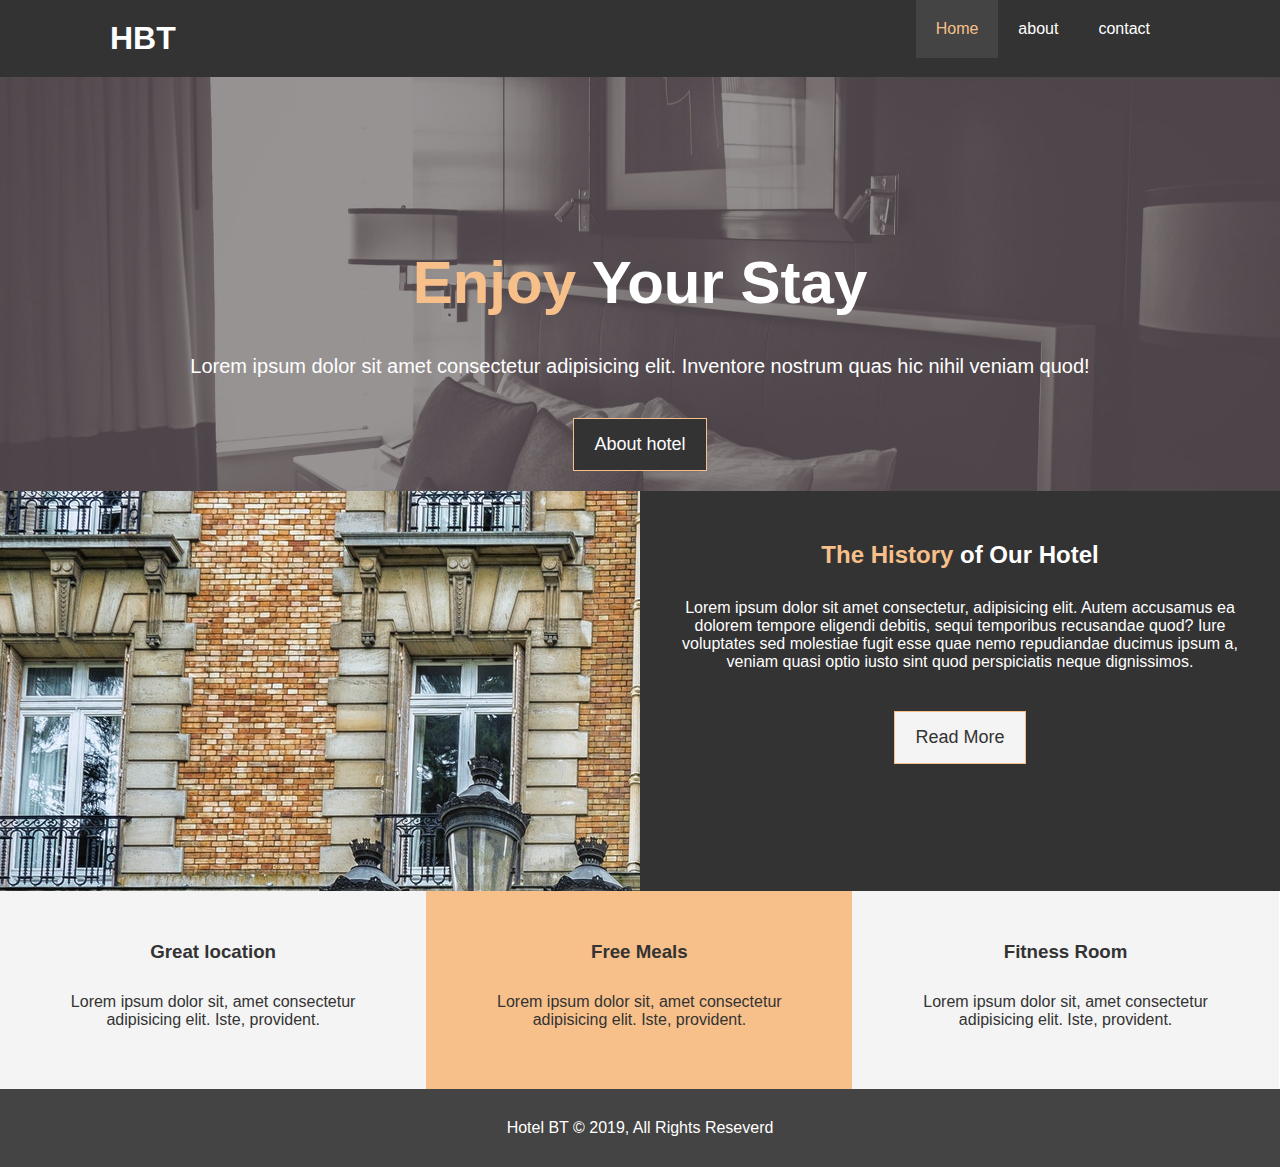
<file: project1_responsive (hotel)/index.html>
<!DOCTYPE html>
<html lang="en">
<head>
   <meta charset="UTF-8">
   <meta name="viewport" content="width=device-width, initial-scale=1.0">
   <meta http-equiv="X-UA-Compatible" content="ie=edge">
   <meta name="description" content="Welcome to the most extraordinary hotel in Brisbane">
   <meta name="keywords" contect="hotel,brisbane hotel">
   <link rel="stylesheet" href="https://use.fontawesome.com/releases/v5.7.1/css/all.css" integrity="sha384-fnmOCqbTlWIlj8LyTjo7mOUStjsKC4pOpQbqyi7RrhN7udi9RwhKkMHpvLbHG9Sr" crossorigin="anonymous">

   <link rel="stylesheet" href="css/style.css">
 
   <link rel="stylesheet" media="screen and (max-width: 768px)" href="css/mobile.css">
   
   <title>Hotel BT | Welcome</title>
</head>
<body>
   <header>
      <nav id="navbar">
         <div class="container">
            <h1 class="logo"><a href="index.html">HBT</a></h1>
            <ul>
               <li><a class="current" href="index.html">Home</a></li>
               <li><a href="about.html">about</a></li>
               <li><a href="contact.html">contact</a></li>
               
               
            </ul>
         </div>
         
      </nav>
      <div id="showcase">
         <div class="container">
            <div class="showcase-content">
               <h1>
                     <span class="text-primary">Enjoy</span> Your Stay
               </h1>
               <p class="lead">
                  Lorem ipsum dolor sit amet consectetur adipisicing elit. Inventore nostrum quas hic nihil veniam quod!
               </p>
               <a class="btn"
               href="about.html">About hotel</a>
            </div>
         </div>
      </div>
   </header>

   <section id="home-info" class="bg-dark">
      <div class="info-image"></div>

      <div class="info-content">
         <h2><span class="text-primary">The History</span> of Our Hotel</h2>
         <p>Lorem ipsum dolor sit amet consectetur, adipisicing elit. Autem accusamus ea dolorem tempore eligendi debitis, sequi temporibus recusandae quod? Iure voluptates sed molestiae fugit esse quae nemo repudiandae ducimus ipsum a, veniam quasi optio iusto sint quod perspiciatis neque dignissimos.</p>
         <a href="about.html" class="btn btn-light"> Read More</a>
      </div>
   </section>

   <section id="features">
      <div class="box bg-light">
         <i class="fas fa-hotel fa-3x"></i>
         <h3> Great location</h3>
         <p>Lorem ipsum dolor sit, amet consectetur adipisicing elit. Iste, provident.</p>
      </div>
      <div class="box bg-primary" >
            <i class="fas fa-utensils fa-3x"></i>
            <h3> Free Meals</h3>
            <p>Lorem ipsum dolor sit, amet consectetur adipisicing elit. Iste, provident.</p>
      </div>
      <div class="box bg-light">
            <i class="fas fa-dumbbell fa-3x"></i>
            <h3> Fitness Room</h3>
            <p>Lorem ipsum dolor sit, amet consectetur adipisicing elit. Iste, provident.</p>
      </div>
   </section>

   <div class="clr"></div>
   <footer id="main-footer">
      <p>Hotel BT &copy; 2019, All Rights Reseverd</p>
   </footer>
</body>
</html>
</file>
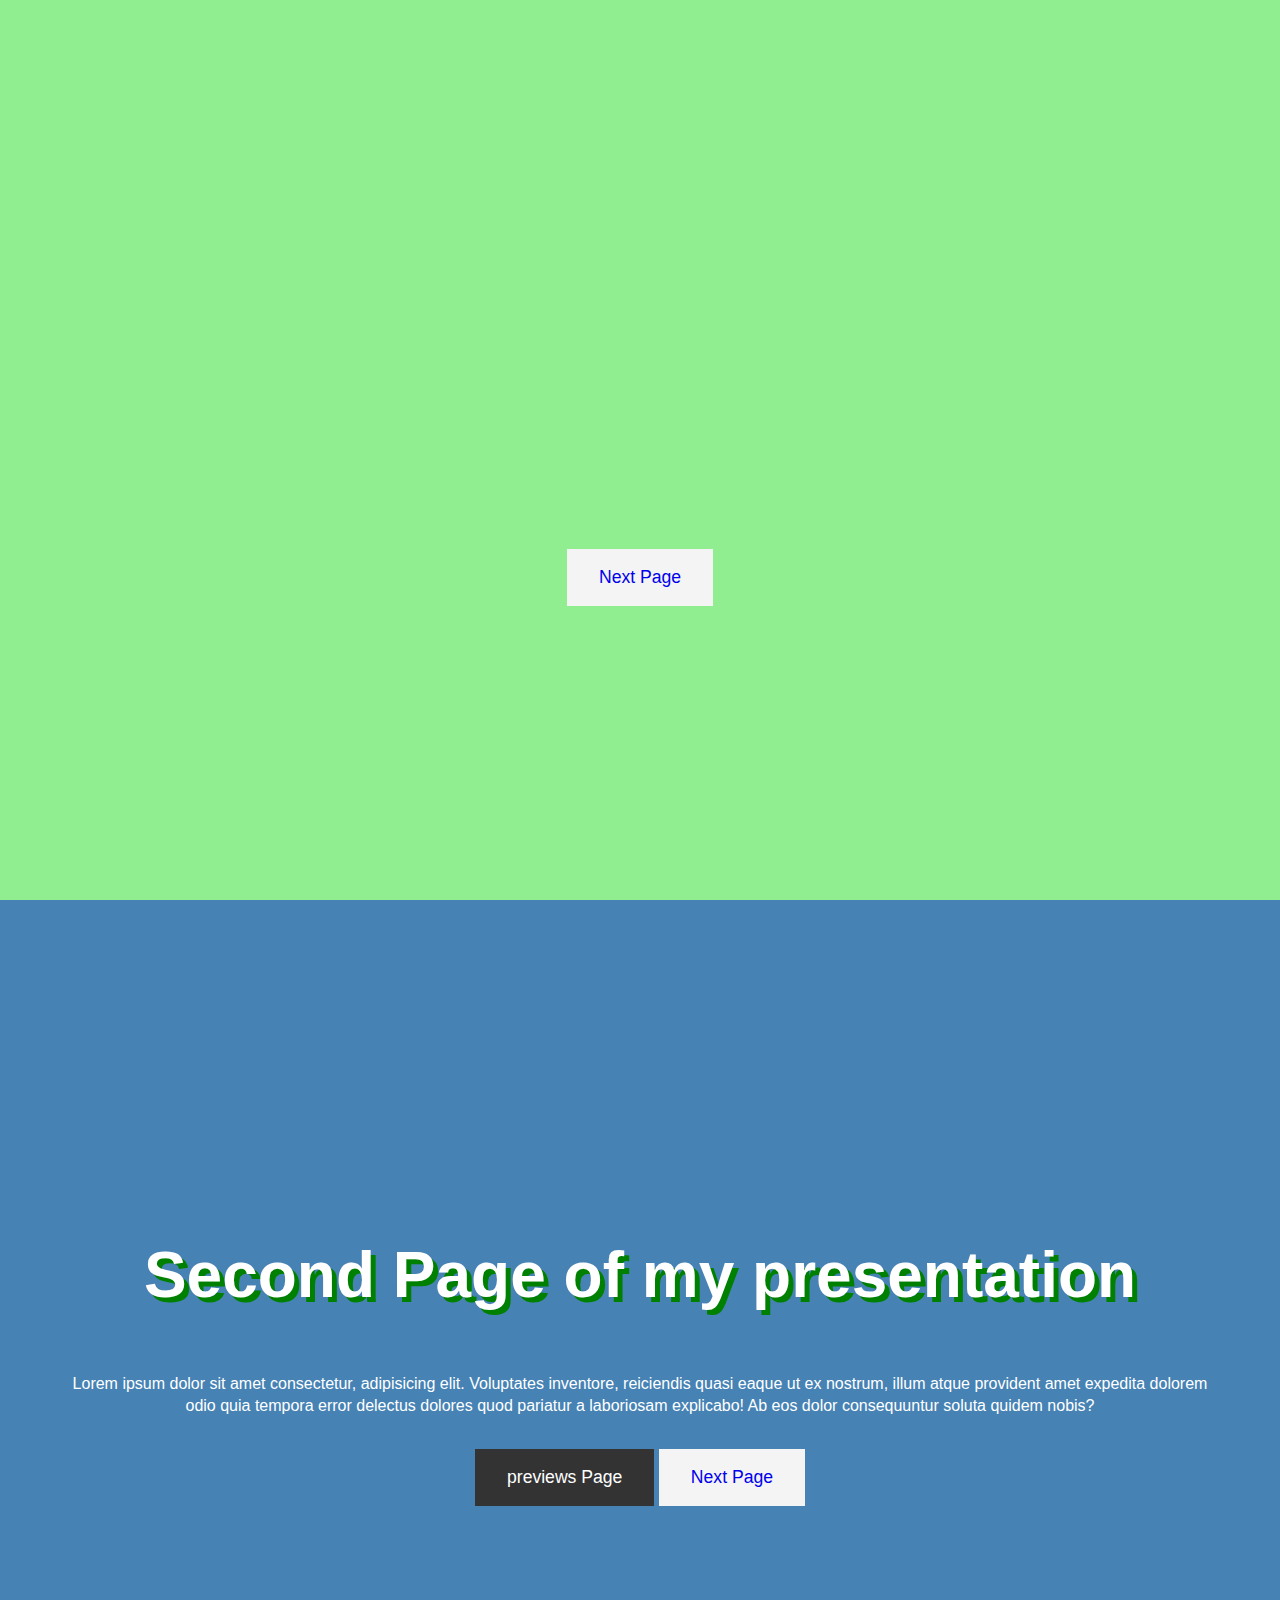
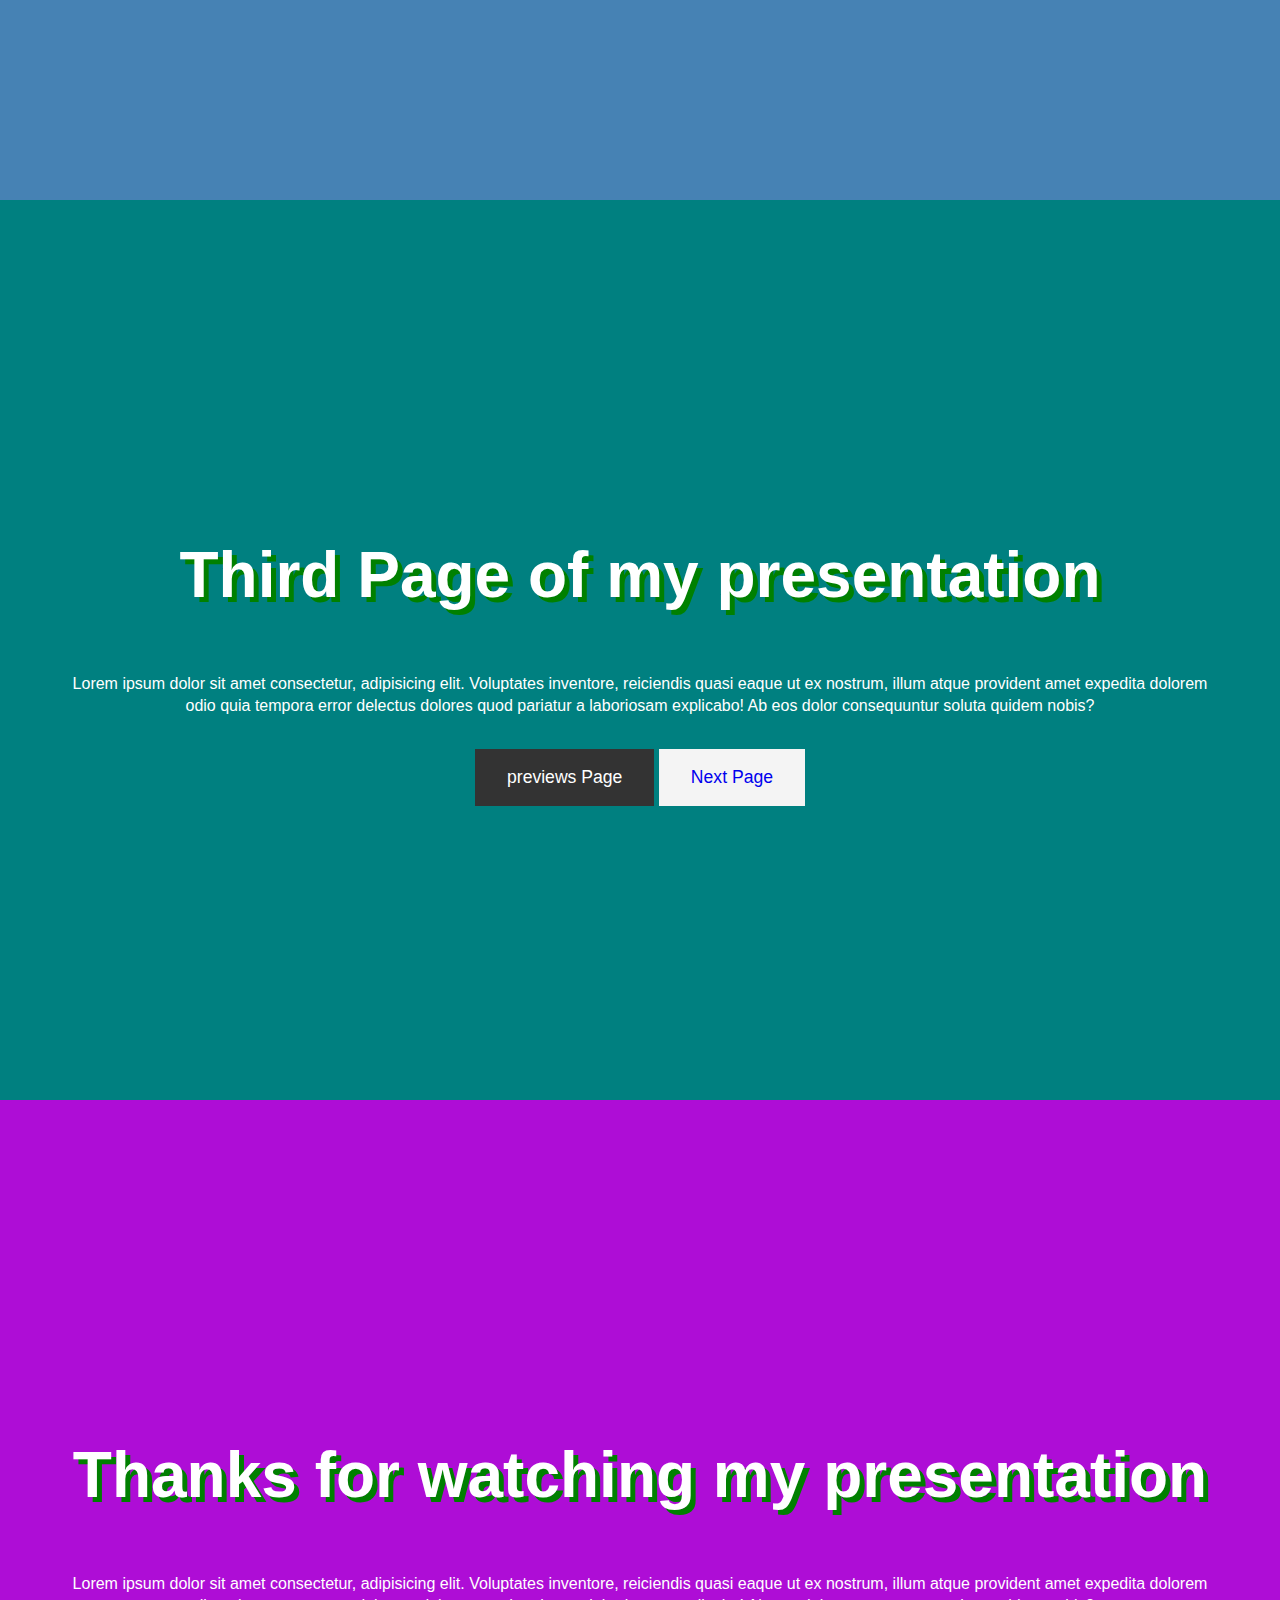
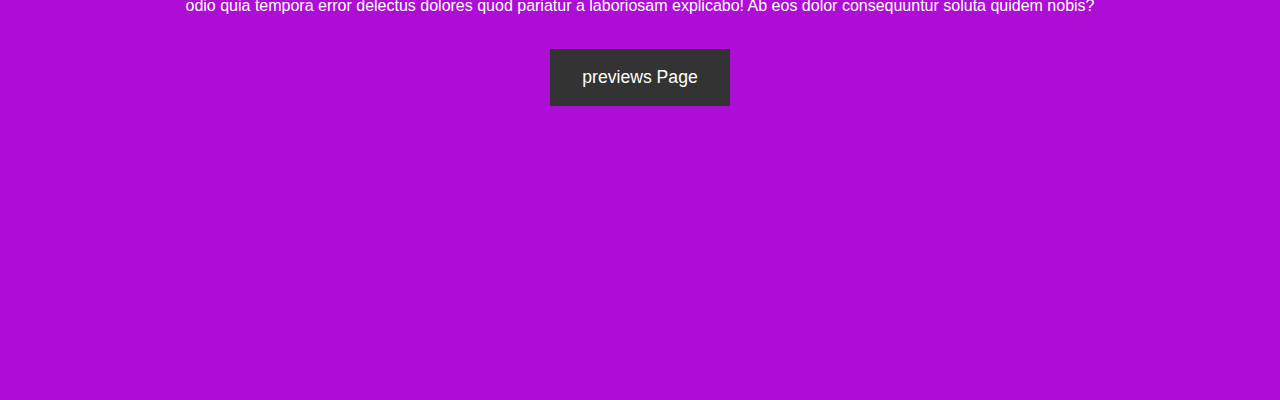
<file: project3_powerpoint/index.html>
<!DOCTYPE html>
<html lang="en">
<head>
   <meta charset="UTF-8">
   <meta name="viewport" content="width=device-width, initial-scale=1.0">
   <meta http-equiv="X-UA-Compatible" content="ie=edge">

   <link rel="stylesheet" href="https://use.fontawesome.com/releases/v5.7.2/css/all.css" integrity="sha384-fnmOCqbTlWIlj8LyTjo7mOUStjsKC4pOpQbqyi7RrhN7udi9RwhKkMHpvLbHG9Sr" crossorigin="anonymous">
   <link rel="stylesheet" href="style.css">
   
   <title>Powerpoint</title>
</head>
<body>
   <!-- page 1 -->
   <section id="page-1" class="page">
      <h1>Welcome to My Presentation</h1>
      <p>Lorem ipsum dolor sit amet consectetur, adipisicing elit. Voluptates inventore, reiciendis quasi eaque ut ex nostrum, illum atque provident amet expedita dolorem odio quia tempora error delectus dolores quod pariatur a laboriosam explicabo! Ab eos dolor consequuntur soluta quidem nobis?</p>
      <div>
         <a href="#page-2" class="btn">Next Page <i class="fas fa-arrow-circle-down"></i></a>
      </div>
   </section>

   <!-- page 2 -->
   <section id="page-2" class="page">
      <h1>Second Page of my presentation</h1>
      <p>Lorem ipsum dolor sit amet consectetur, adipisicing elit. Voluptates inventore, reiciendis quasi eaque ut ex nostrum, illum atque provident amet expedita dolorem odio quia tempora error delectus dolores quod pariatur a laboriosam explicabo! Ab eos dolor consequuntur soluta quidem nobis?</p>
      <div>
         <a href="#page-1" class="btn btn-dark">previews Page <i class="fas fa-arrow-circle-down"></i></a>
         <a href="#page-3" class="btn">Next Page <i class="fas fa-arrow-circle-up"></i></a>
      </div>
   </section>
      <!-- page 3 -->
   <section id="page-3" class="page">
      <h1>Third Page of my presentation</h1>
      <p>Lorem ipsum dolor sit amet consectetur, adipisicing elit. Voluptates inventore, reiciendis quasi eaque ut ex nostrum, illum atque provident amet expedita dolorem odio quia tempora error delectus dolores quod pariatur a laboriosam explicabo! Ab eos dolor consequuntur soluta quidem nobis?</p>
      <div>
         <a href="#page-2" class="btn btn-dark">previews Page <i class="fas fa-arrow-circle-down"></i></a>
         <a href="#page-4" class="btn">Next Page <i class="fas fa-arrow-circle-up"></i></a>
      </div>
   </section>
      <!-- page 4 -->
   <section id="page-4" class="page">
      <h1>Thanks for watching my presentation</h1>
      <p>Lorem ipsum dolor sit amet consectetur, adipisicing elit. Voluptates inventore, reiciendis quasi eaque ut ex nostrum, illum atque provident amet expedita dolorem odio quia tempora error delectus dolores quod pariatur a laboriosam explicabo! Ab eos dolor consequuntur soluta quidem nobis?</p>
      <div>
         <a href="#page-3" class="btn btn-dark">previews Page <i class="fas fa-arrow-circle-down"></i></a>
         
      </div>
   </section>

   <!-- jquery cdn -->
   <script
   src="https://code.jquery.com/jquery-3.3.1.min.js"
   integrity="sha256-FgpCb/KJQlLNfOu91ta32o/NMZxltwRo8QtmkMRdAu8="
   crossorigin="anonymous"></script>

   <script>
      //Smooth Scrolling
      $('#navbar a, .btn').on('click', function(event){
         if(this.hash !==''){
            event.preventDefault();

            const hash = this.hash;

            $('html,body').animate(
               {
                  scrollTop: $(hash).offset().top-100
                  // this 100 is the location after the scroll. 스크롤한 위치 (minus number shows the higher part of the body)
               },
               // speed of scrolling in milisecond
               // higher the speed meaning slower the scrolling.
               800
            );

         }
      });
   </script>
</body>
</html>
</file>
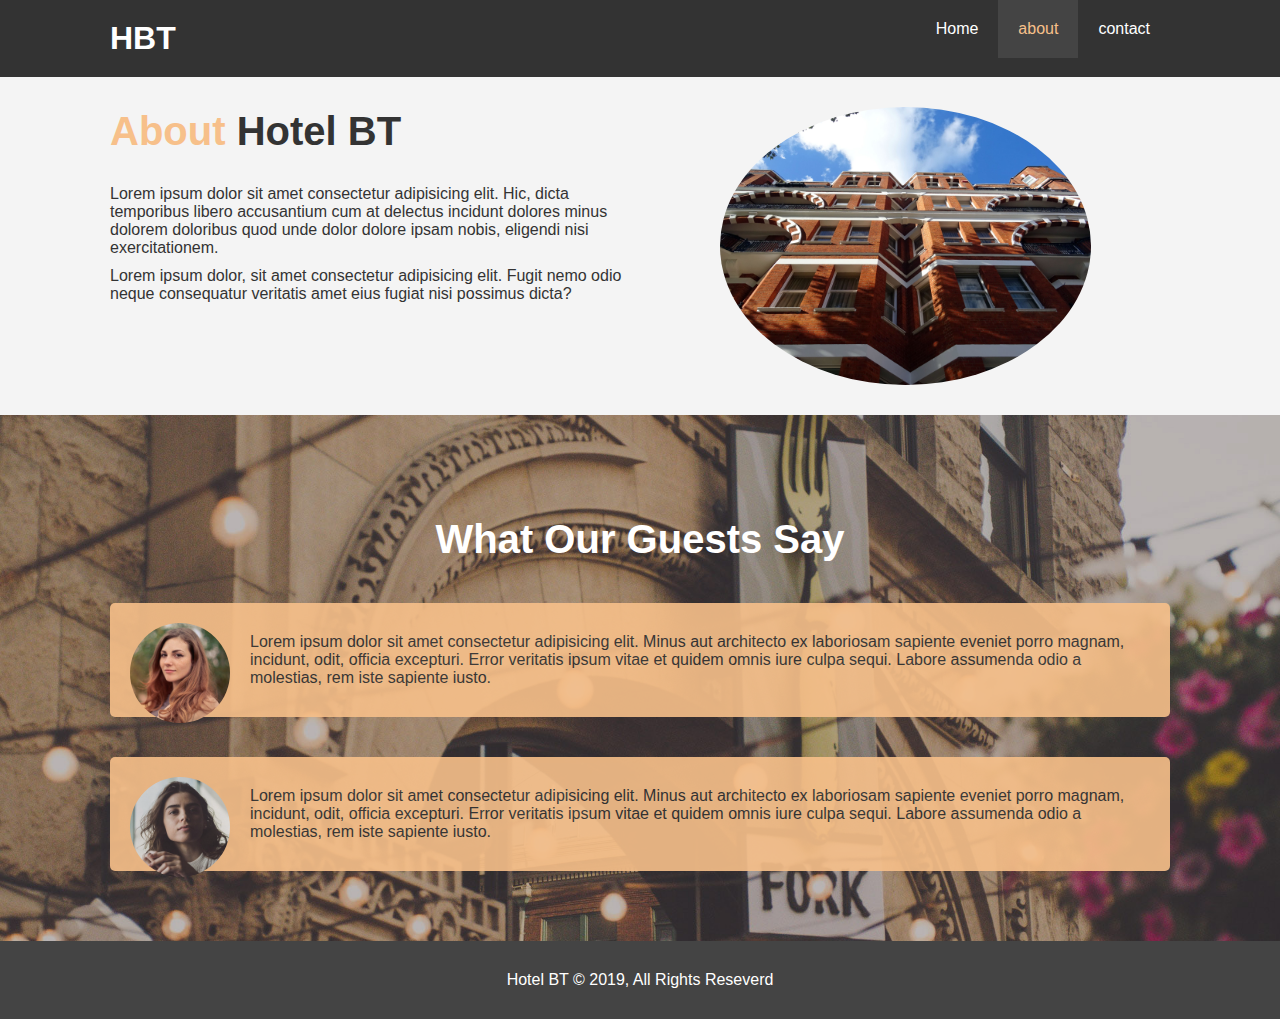
<file: project1_responsive (hotel)/about.html>
<!DOCTYPE html>
<html lang="en">
<head>
   <meta charset="UTF-8">
   <meta name="viewport" content="width=device-width, initial-scale=1.0">
   <meta http-equiv="X-UA-Compatible" content="ie=edge">
   <meta name="description" content="Welcome to the most extraordinary hotel in Brisbane">
   <meta name="keywords" contect="hotel,brisbane hotel">
   <link rel="stylesheet" href="css/style.css">
   <link rel="stylesheet" media="screen and (max-width: 768px)" href="css/mobile.css">
   
   <title>About</title>
</head>
<body>
   <header>
      <nav id="navbar">
         <div class="container">
            <h1 class="logo"><a href="index.html">HBT</a></h1>
            <ul>
               <li><a  href="index.html">Home</a></li>
               <li><a class="current" href="about.html">about</a></li>
               <li><a href="contact.html">contact</a></li>
            </ul>
         </div>
      </nav>
   </header>

   <section id="about-info" class="bg-light py-3">
      <div class="container">
         <div class="info-left">
            <h1 class="l-heading"><span class="text-primary">About</span> Hotel BT</h1>
            <p>Lorem ipsum dolor sit amet consectetur adipisicing elit. Hic, dicta temporibus libero accusantium cum at delectus incidunt dolores minus dolorem doloribus quod unde dolor dolore ipsam nobis, eligendi nisi exercitationem.</p>

            <p>Lorem ipsum dolor, sit amet consectetur adipisicing elit. Fugit nemo odio neque consequatur veritatis amet eius fugiat nisi possimus dicta?</p>

         </div>
         <div class="info-right">
            <img src="./image/photo-2.jpg" alt="hotel">
         </div>
      </div>
   </section>
  <div class="clr"></div>

  <section id="testimonials" class="py-3">
     <div class="container">
        <h2 class="l-heading"> What Our Guests Say</h2>
        <div class="testimonial bg-primary">
           <img src="./image/person-1.jpg" alt="person1">
           <p>Lorem ipsum dolor sit amet consectetur adipisicing elit. Minus aut architecto ex laboriosam sapiente eveniet porro magnam, incidunt, odit, officia excepturi. Error veritatis ipsum vitae et quidem omnis iure culpa sequi. Labore assumenda odio a molestias, rem iste sapiente iusto.</p>
        </div>        
        <div class="testimonial bg-primary">
           <img src="./image/person-2.jpg" alt="person2">
           <p>Lorem ipsum dolor sit amet consectetur adipisicing elit. Minus aut architecto ex laboriosam sapiente eveniet porro magnam, incidunt, odit, officia excepturi. Error veritatis ipsum vitae et quidem omnis iure culpa sequi. Labore assumenda odio a molestias, rem iste sapiente iusto.</p>
        </div>        
     </div>
  </section>
  
   <footer id="main-footer">
      <p>Hotel BT &copy; 2019, All Rights Reseverd</p>
   </footer>
</body>
</html>
</file>
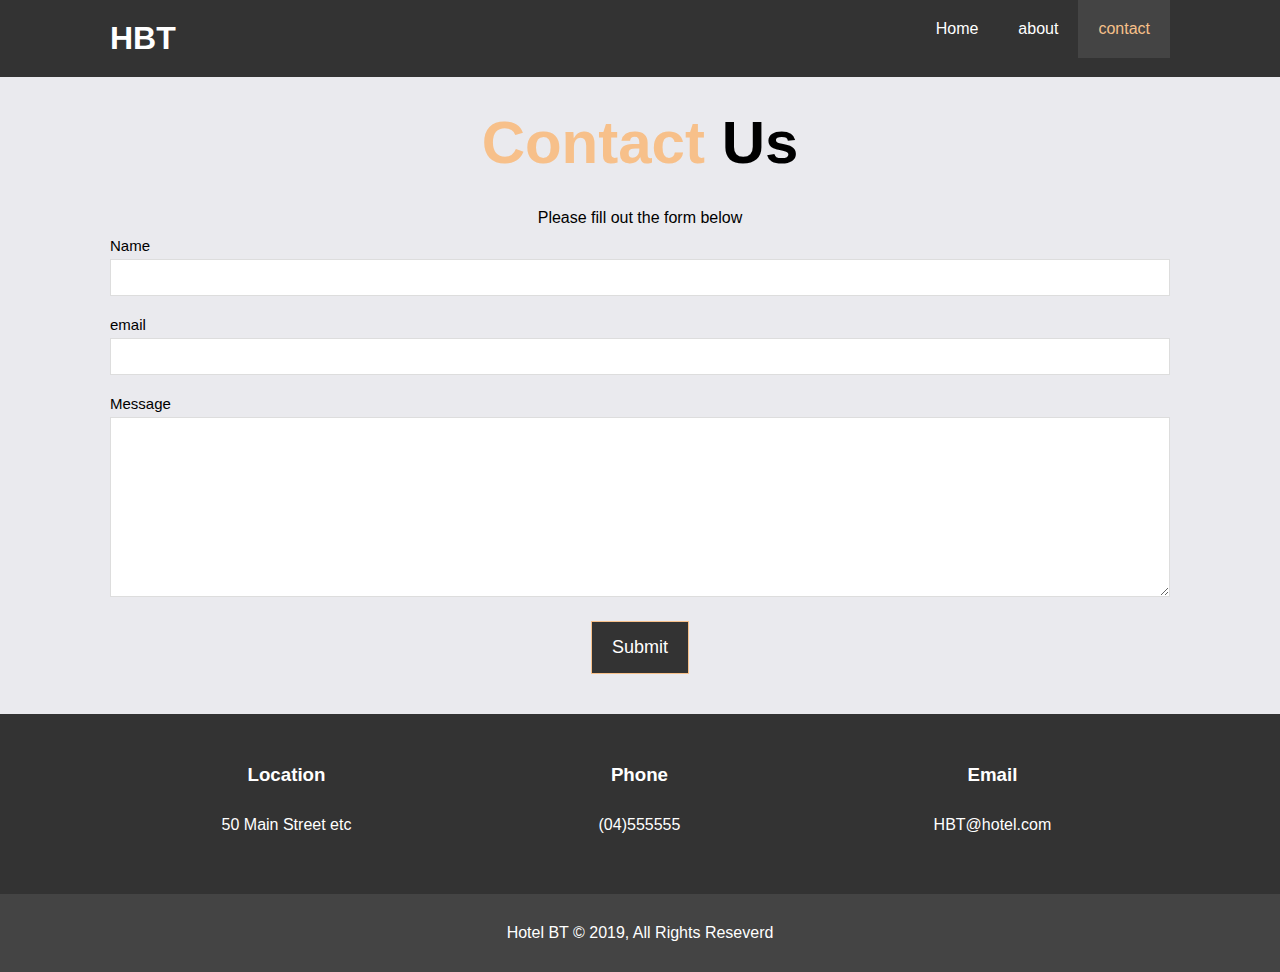
<file: project1_responsive (hotel)/contact.html>
<!DOCTYPE html>
<html lang="en">
<head>
   <meta charset="UTF-8">
   <meta name="viewport" content="width=device-width, initial-scale=1.0">
   <meta http-equiv="X-UA-Compatible" content="ie=edge">
   <meta name="description" content="Welcome to the most extraordinary hotel in Brisbane">
   <meta name="keywords" contect="hotel,brisbane hotel">
   <link rel="stylesheet" href="https://use.fontawesome.com/releases/v5.7.1/css/all.css" integrity="sha384-fnmOCqbTlWIlj8LyTjo7mOUStjsKC4pOpQbqyi7RrhN7udi9RwhKkMHpvLbHG9Sr" crossorigin="anonymous">
   <link rel="stylesheet" href="css/style.css">
   <link rel="stylesheet" media="screen and (max-width: 768px)" href="css/mobile.css">
   
   <title>contact</title>
</head>
<body>
   <header>
      <nav id="navbar">
         <div class="container">
            <h1 class="logo"><a href="index.html">HBT</a></h1>
            <ul>
               <li><a  href="index.html">Home</a></li>
               <li><a href="about.html">about</a></li>
               <li><a class="current"href="contact.html">contact</a></li>
            </ul>
         </div>
      </nav>
   </header>

   <section id="contact-form" class="py-3">
      <div class="container">
            <h1 class="l-heading"> <span class="text-primary"> Contact</span> Us</h1>
            <p>Please fill out the form below</p>
            <form action="process.php">
               <div class="form-group">
                  <label for="name">Name</label>
                  <input type="text" name="name" id="name">
               </div>
               <div class="form-group">
                  <label for="email">email</label>
                  <input type="text" name="email" id="email">
               </div>
               <div class="form-group">
                  <label for="message">Message</label>
                  <textarea name="message" id="message"></textarea>
               </div>

               <p>
                  <button type="submit" class="btn">Submit</button>
               </p>
            </form>
      </div>
   </section>

   <section id="contact-info" class="bg-dark">
      <div class="container">
            <div class="box ">
               <i class="fas fa-hotel fa-3x"></i>
               <h3> Location</h3>
               <p> 50 Main Street etc</p>
            </div>
            <div class="box " >
                  <i class="fas fa-phone fa-3x"></i>
                  <h3> Phone</h3>
                  <p>(04)555555</p>
            </div>
            <div class="box ">
                  <i class="fas fa-envelope fa-3x"></i>
                  <h3> Email</h3>
                  <p> HBT@hotel.com</p>
            </div>
      </div>
      
   </section>
   
   <footer id="main-footer">
      <p>Hotel BT &copy; 2019, All Rights Reseverd</p>
   </footer>
</body>
</html>
</file>
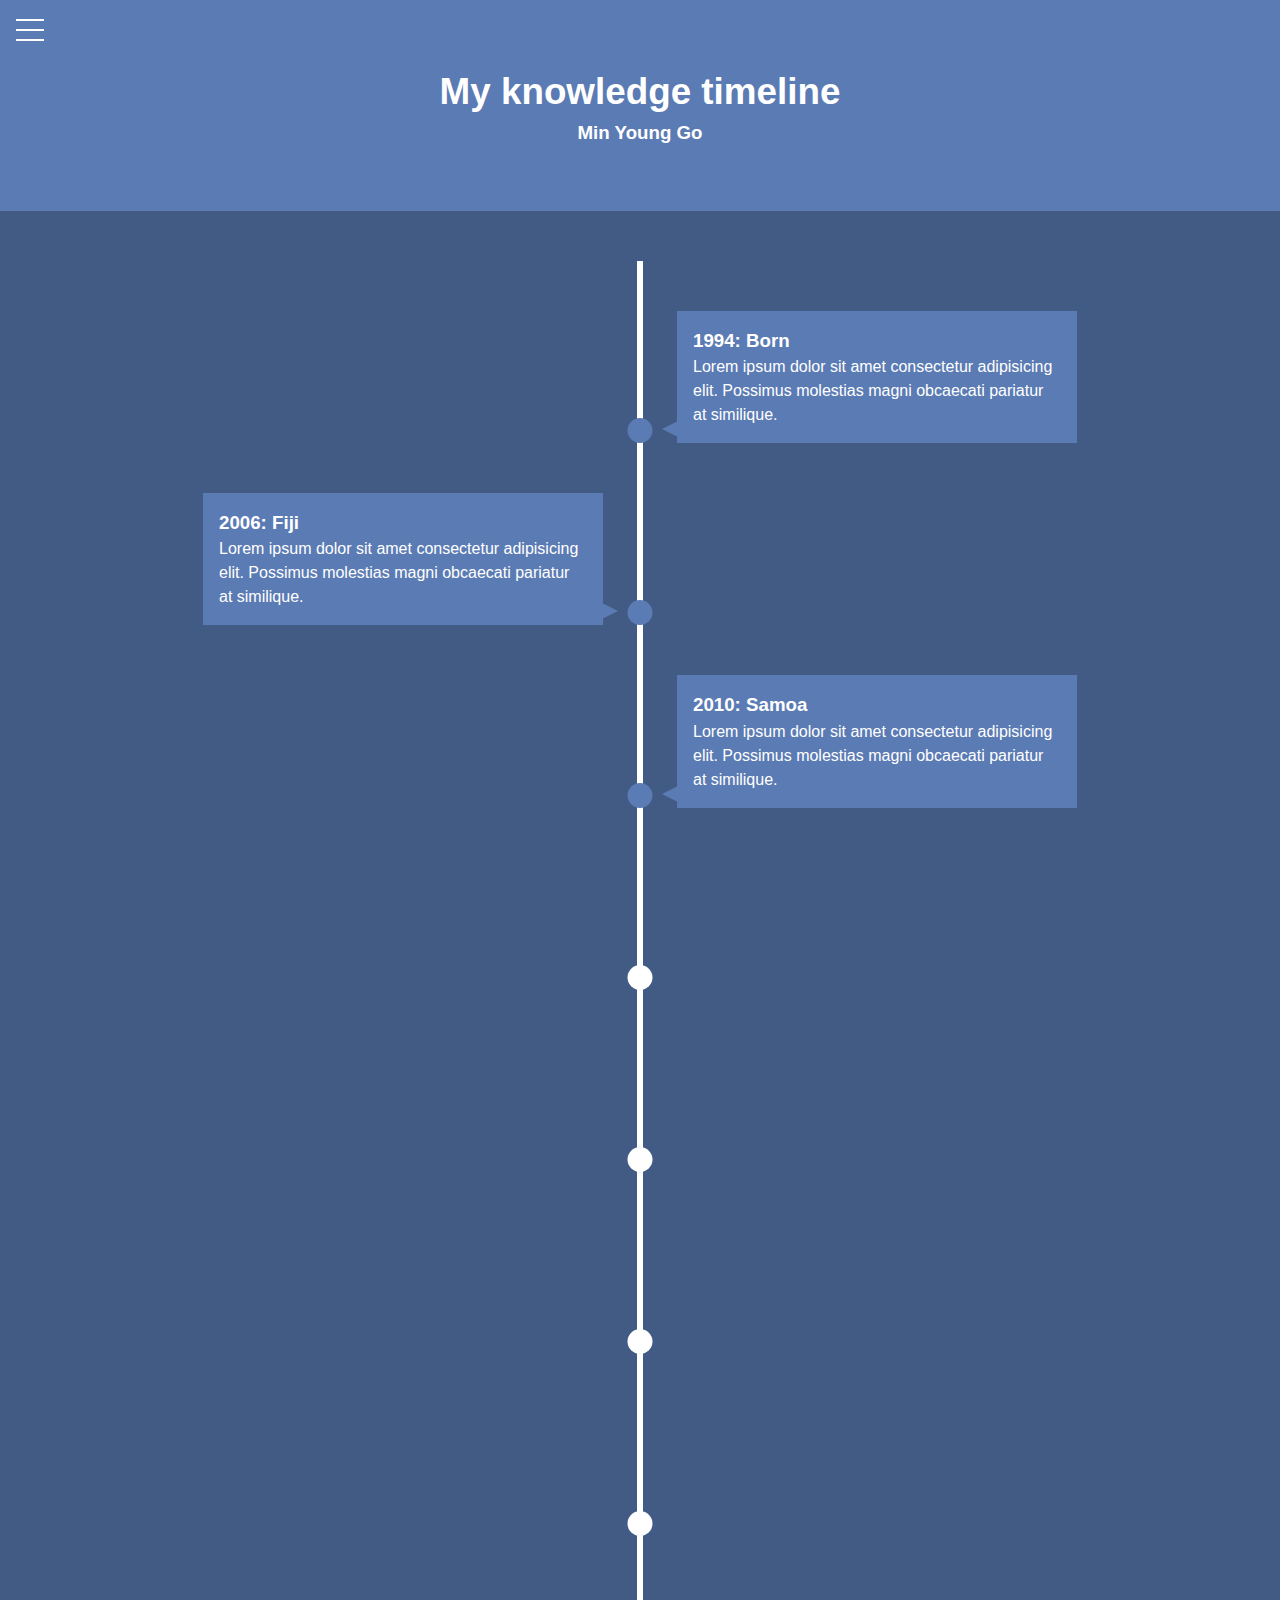
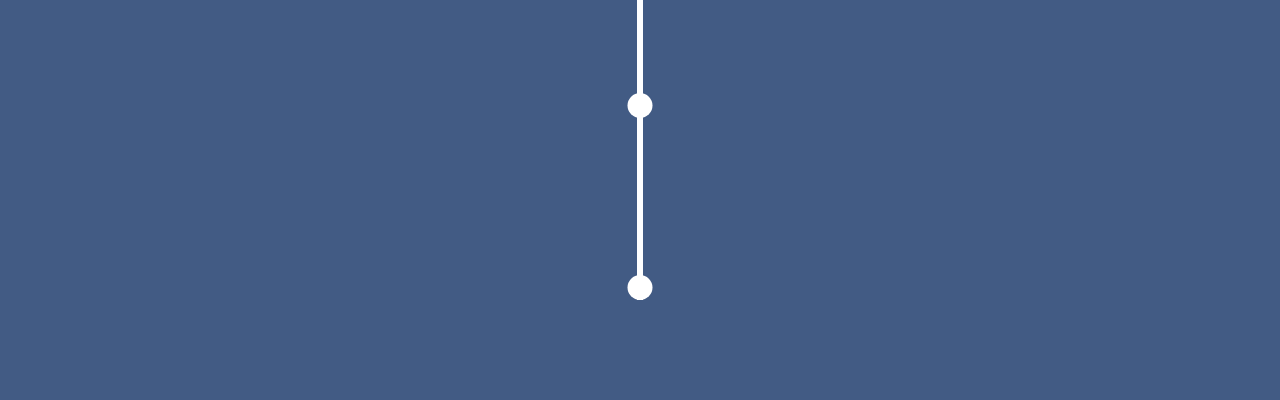
<file: project4_hamburgMenu(css)_timeline/timeline.html>
<!DOCTYPE html>
<html lang="en">
<head>
   <meta charset="UTF-8">
   <meta name="viewport" content="width=device-width, initial-scale=1.0">
   <meta http-equiv="X-UA-Compatible" content="ie=edge">

   <link rel="stylesheet" href="https://use.fontawesome.com/releases/v5.7.2/css/all.css" integrity="sha384-fnmOCqbTlWIlj8LyTjo7mOUStjsKC4pOpQbqyi7RrhN7udi9RwhKkMHpvLbHG9Sr" crossorigin="anonymous">
   <link rel="stylesheet" href="./css/menu.css">
   <link rel="stylesheet" href="./css/timeline.css">
   <title>Timeline</title>
</head>
<body>
   <div class="menu-wrap">
      <input type="checkbox" class="toggler">
      <div class="hamburger"><div></div></div>
      <div class="menu">
         <div>
            <div>
               <ul>
                  <li><a href="./index.html">Home</a></li>
                  <li><a href="./timeline.html">Timeline</a></li>
                  <li><a href="#">Service</a></li>
                  <li><a href="#">Contact</a></li>
               </ul>
            </div>
         </div>
      </div>
   </div>

   <header id="main-header">
      <div class="container">
         <h1><i class="fas fa-brain"></i> My knowledge timeline</h1>
         <h3><i class="fas fa-user"></i> Min Young Go </h3>
      </div>
   </header>

   <section id="timeline">
      <ul>
         <li>
            <div>
               <h3><i class="fas fa-chevron-right"></i> 1994: Born</h3>
               <p>Lorem ipsum dolor sit amet consectetur adipisicing elit. Possimus molestias magni obcaecati pariatur at similique.</p>
            </div>
         </li>
         <li>
            <div>
               <h3><i class="fas fa-chevron-right"></i> 2006: Fiji</h3>
               <p>Lorem ipsum dolor sit amet consectetur adipisicing elit. Possimus molestias magni obcaecati pariatur at similique.</p>
            </div>
         </li>
         <li>
            <div>
               <h3><i class="fas fa-chevron-right"></i> 2010: Samoa</h3>
               <p>Lorem ipsum dolor sit amet consectetur adipisicing elit. Possimus molestias magni obcaecati pariatur at similique.</p>
            </div>
         </li>
         <li>
            <div>
               <h3><i class="fas fa-chevron-right"></i> 2012: Fiji</h3>
               <p>Lorem ipsum dolor sit amet consectetur adipisicing elit. Possimus molestias magni obcaecati pariatur at similique.</p>
            </div>
         </li>
         <li>
            <div>
               <h3><i class="fas fa-chevron-right"></i> 2013: Korea</h3>
               <p>Lorem ipsum dolor sit amet consectetur adipisicing elit. Possimus molestias magni obcaecati pariatur at similique.</p>
            </div>
         </li>
         <li>
            <div>
               <h3><i class="fas fa-chevron-right"></i> 2014: Military</h3>
               <p>Lorem ipsum dolor sit amet consectetur adipisicing elit. Possimus molestias magni obcaecati pariatur at similique.</p>
            </div>
         </li>
         <li>
            <div>
               <h3><i class="fas fa-chevron-right"></i> 2017: Griffith College</h3>
               <p>Lorem ipsum dolor sit amet consectetur adipisicing elit. Possimus molestias magni obcaecati pariatur at similique.</p>
            </div>
         </li>
         <li>
            <div>
               <h3><i class="fas fa-chevron-right"></i> 2018: Griffith University</h3>
               <p>Lorem ipsum dolor sit amet consectetur adipisicing elit. Possimus molestias magni obcaecati pariatur at similique.</p>
            </div>
         </li>
         <li>
            <div>
               <h3><i class="fas fa-chevron-right"></i> 2019: Present</h3>
               <p>Lorem ipsum dolor sit amet consectetur adipisicing elit. Possimus molestias magni obcaecati pariatur at similique.</p>
            </div>
         </li>
      </ul>
   </section>

   <script src="https://code.jquery.com/jquery-3.3.1.min.js"></script>
   <script src="./js/timeline.js"></script>

</body>
</html>
</file>
<file: project1_responsive (hotel)/css/mobile.css>
#navbar .logo{
   float: none;
   text-align:center;
}
#navbar ul,
#navbar ul li
{
   float: none;

}

#navbar ul li a{
   padding:5px;
   border-bottom: #444 dotted 1px;
}
/* Showcase */


#showcase .showcase-content{
   padding-bottom: 30px;
   padding-top: 50px;

}
/* Home info */
#home-info .info-image{
   display: none;
   
}

#home-info .info-content{
   float: none;
   width: 100%;
}


/* Boxes */
.box{
   float: none;
   width: 100%;
}

/* about info */
#about-info .info-right,
#about-info .info-left{
   float: none;
   width: 100%;  
} 

.l-heading{
   text-align: center;
}

#about-info .info-right{
   margin-top: 30px;
}


/* contact */
#contact-info .box{
   border-bottom: 1px #444 dotted;
}
</file>
<file: project4_hamburgMenu(css)_timeline/css/menu.css>
:root{
   --primary-color: rgba(14, 110, 139, 0.5);
   --secondary-color: rgba(228, 149, 3, 0.9);
   --overlay-color: rgba(24, 39, 51, 0.85);
   --menu-speed: 0.75s;
   /* can use this variables in the menu.css as well  because link style.css is on top of link menu.css in the index.html file*/

}

*{
   margin: 0;
   padding: 0;
   box-sizing: border-box;
}

.menu-wrap{
   position: fixed;
   top: 0;
   left: 0;
   z-index: 1;
}

.menu-wrap .toggler{
   position: absolute;
   top: 0;
   left: 0;
   z-index: 2;
   cursor: pointer;
   width: 50px;
   height: 50px;
   opacity: 0;
}

.menu-wrap .hamburger{
   position: absolute;
   top: 0;
   left: 0;
   z-index: 1;
   width: 60px;
   height: 60px;
   padding: 1rem;
   background: var(--primary-color);
   display: flex;
   align-items: center;
   justify-content: center;

}

/* haburger line */
.menu-wrap .hamburger > div{
   position: relative;
   flex: none;
   width: 100%;
   height: 2px;
   background: #fff;
   display: flex;
   align-content: center;
   justify-content: center;
   transition: all 0.4s ease;
}

/* haburger line  Top & Bottom */
.menu-wrap .hamburger > div::before,
.menu-wrap .hamburger > div::after{
   content: '';
   position: absolute;
   z-index: 1;
   top: -10px;
   width: 100%;  
   height: 2px; 
   background: inherit;
}

/* moves line down */
.menu-wrap .hamburger > div::after{
   top: 10px;
}

/* toggler animation */
.menu-wrap .toggler:checked + .hamburger > div{
   transform: rotate(135deg);
}

/* this turns line into x shape */
.menu-wrap .toggler:checked + .hamburger > div::before,
.menu-wrap .toggler:checked + .hamburger > div::after{   
   top: 0;
   transform: rotate(90deg);
}

/* rotate on hover when checked */

.menu-wrap .toggler:checked:hover + .hamburger > div{
   transform: rotate(50deg);
}

/* show Menu */
/* '~' is used to grab another variable */
.menu-wrap .toggler:checked ~ .menu{
   visibility: visible;
}
.menu-wrap .toggler:checked ~ .menu >div{
   transform: scale(1);
   transition-duration: var(--menu-speed)
}

.menu-wrap .toggler:checked ~ .menu >div>div{
   opacity: 1;
   transition: opacity 0.4s ease 0.4s;
}

.menu-wrap .toggler:checked ~ .menu{
   visibility: visible;
}

.menu-wrap .menu{
   position: fixed;
   top: 0;
   left: 0;
   width: 100%;
   height: 100%;
   visibility: hidden;
   overflow: hidden;
   display: flex;
   align-items: center;
   justify-content: center;
}

.menu-wrap .menu > div{
   background: var(--overlay-color);
   border-radius: 50%;
   width: 200vw;
   height: 200vh;
   display: flex;
   align-items: center;
   justify-content: center;
   transform: scale(0);
   flex: none;
   transition: all 0.4s ease;
}

.menu-wrap .menu >div >div{
   text-align: center;
   max-width: 90vw;
   max-height: 100vh;
   opacity: 0;
   transition: opacity 0.4s ease;
}

.menu-wrap .menu > div > div > ul > li{
   list-style: none;
   color: #fff;
   font-size: 1.5rem;
   padding: 0.5rem;
   
}

.menu-wrap .menu > div > div > ul > li > a{
  text-decoration: none;
  color: inherit;
  transition: color 0.4s ease;
}
.menu-wrap .menu > div > div > ul > li > a:hover{
   color: var(--secondary-color)
}
</file>
<file: project4_hamburgMenu(css)_timeline/css/timeline.css>
:root{
   --primaryColor: #425b84;
   --secondaryColor: #5b7bb4;
   --max-width: 1100px;
}


*{
   margin: 0;
   padding: 0;
   box-sizing: border-box;
}

body{
   font: normal 1rem/1.5 'Arial', sans-serif;
   background:var(--primaryColor);
   color:#fff;
   overflow-x: hidden;
   padding-bottom: 50px;
}

#main-header{
   background: var(--secondaryColor);
   padding: 4rem 0;
}

.container{
   max-width: var(--max-width);
   margin: 0 auto;
   text-align: center;
   
}

h1{
   font-size: 2.3rem;
}

#timeline ul{
   background: var(--primaryColor);
   padding: 50px 0;
}

/* create a Middle Line */
#timeline ul li{
   list-style:none;
   position: relative;
   width:6px;
   margin: 0 auto;
   padding-top: 50px;
   background: #fff;
}

/* Boxes */
#timeline ul li div{
   position: relative;
   bottom: 0;
   width: 400px;
   padding: 1rem;
   background: var(--secondaryColor);
   transition: all 0.5s ease-in-out;
   visibility: hidden;
   opacity: 0; 
}

/* right side */
#timeline ul li:nth-child(odd) div{
   left: 40px;
   transform: translate(200px,0)
}

/* left side */
#timeline ul li:nth-child(even) div{
   left: -434px;
   transform: translate(-200px,0)

}

#timeline ul li::after{
   content:'';
   position: absolute;
   left: 50%;
   bottom: 0;
   width: 25px;
   height: 25px;
   background: inherit;
   border-radius: 50%;
   transform: translateX(-50%);
   transition: background 0.5s ease-in-out;
}

/* Arrows Base */
#timeline div:before{
   content: "";
   position: absolute;
   bottom: 6px;
   width: 0;
   height: 0;
   border-style: solid;
}

/* right side arrows */
#timeline ul li:nth-child(odd) div:before{
   left: -15px;
   border-width: 8px 16px 8px 0px;
   border-color: transparent var(--secondaryColor) transparent transparent;
}
/* left side arrows */
#timeline ul li:nth-child(even) div:before{
   right: -15px;
   border-width: 8px 0px 8px 16px;
   border-color: transparent  transparent transparent var(--secondaryColor);
}

/* javascript show class in the 'li' */
/* Show boxes */
#timeline ul li.show div{
   transform: none;
   opacity: 1;
   visibility: visible;
   
}

#timeline ul li.show:after{
   background: var(--secondaryColor);
}

.menu-wrap .hamburger{
   background-color: var(--secondaryColor);
   
}

.colorChange{
   background-color: var(--primaryColor);
}


/* mediaquery */
@media(max-width:900px){
   #timeline ul li div{
      width: 250px;
   }

   #timeline ul li:nth-child(even) div{
      left: -284px;
   }
} 

@media(max-width:600px){
   #timeline ul li{
      margin-left: 20px;
   }

   #timeline ul li div{
      width: calc(100vw - 90px);
   }

   #timeline ul li:nth-child(even) div{
      left: 40px;
   }
   #timeline ul li:nth-child(even) div:before{
      left: -15px;
      border-width: 8px 16px 8px 0px;
      border-color: transparent var(--secondaryColor) transparent transparent;
   }

}
</file>
<file: project1_responsive (hotel)/css/style.css>
/* reset */
*{
   margin: 0px;
   padding: 0px;
   box-sizing: border-box;
}

/* Main styling */
 body{
   font-family: 'Segoe UI', Tahoma, Geneva, Verdana, sans-serif;
   height: 1.7em;
}

a{
   text-decoration: none;
   color: #333;
}

h1,h2,h3{
   padding-bottom: 20px;
}

p{
   margin:10px 0;
}

/* utility classes */
/* container is to make the content to stay in the middle */
.container{
   margin: auto;
   max-width: 1100px;
   overflow: auto;
   padding:0 20px;
   
}

.text-primary{
   color:#f7c08a;
}

.lead{
   font-size: 20px;
}

.btn{
   display:inline-block;
   font-size: 18px;
   color: white;
   border: none;
   background: #333;
   padding: 15px 20px;
   cursor: pointer;
   border: 1px #f7c08a solid;
   
}

.btn-light{
   background: #f4f4f4;
   color: #333;
}

.bg-dark{
   background: #333;
   color: #fff;
}

.bg-light{
   background: #f4f4f4;
   color: #333;
}

.bg-primary{
   background: #f7c08a;
   color: #333;
}


.btn:hover{
   background: #f7c08a;
   color: black;
}

.clr{
   clear:both;
}

/* utility padding */
.py-1{
   padding: 10px 0;
}
.py-2{
   padding: 20px 0;
}
.py-3{
   padding: 30px 0;
}

/* large heading utility */
.l-heading{
   font-size: 40px;
   line-height: 1.2;
}


/* navbar */
#navbar{
   background: #333;
   color:white;
   overflow: auto;
}

#navbar a{
   color:#fff;
}

#navbar .logo{
   float:left;
   padding-top: 20px;
}

#navbar ul{
   list-style: none;
   float:right;
}

#navbar ul li{
   float: left;
}

#navbar ul li a{
   display: block;
   padding: 20px;
   text-align: center;
}
/* 
another way of doing things but not sure if its correct
#navbar ul li{
   display: inline-block;
   padding:20px;
   text-align: center;
} */

#navbar ul li a:hover, 
#navbar ul li a.current {
   background: #444;
   color: #f7c08a;
}

/* showcase */
#showcase{
   /* url(..(double dot means outsie of the current folder) */
   background: url('../image/showcase.jpg') no-repeat center center/cover;
   height: 100%;
}

#showcase .showcase-content{
   color: white;
   text-align: center;
   padding-top: 170px;

}

#showcase .showcase-content h1{
   font-size: 60px;
   line-height: 1.2em;
}

#showcase .showcase-content p{
   padding-bottom: 25px;
   line-height: 1.7em;
}

#showcase .btn{
   margin-bottom: 20px;
}

/* home INfo */
#home-info{
   height:400px;
}

#home-info .info-image{
   float: left;
   width: 50%;
   background: url('../image/photo-1.jpg') no-repeat;
   min-height: 100%;
}

#home-info .info-content{
   float: right;
   width: 50%;
   height:100%;
   text-align: center;
   padding: 50px 30px;
   
}

#home-info .info-content p{
   padding-bottom: 30px;   
}

/* features */
.box{
   float: left;
   width: 33.3%;
   padding: 50px;
   text-align: center;
}

.box i{
   margin-bottom: 10px;
}

/* about info */
#about-info .info-right{
   float: right;
   width: 50%;
   min-height: 100%;
   
}

#about-info .info-right img{
   display: block;
   margin:auto;
   width:70%;
   border-radius: 50%;
   
}

#about-info .info-left{
   float: left;
   width: 50%;
   min-height: 100%;
}

/* Testimonials */
#testimonials{
   height: 200;
   background: url('../image/test-bg.jpg') no-repeat center center/cover;
   padding-top: 100px;

}

#testimonials h2{
   color: white;
   text-align: center;
   padding-bottom: 40px;
}

#testimonials .testimonial{
   padding:20px;
   margin-bottom: 40px;
   border-radius: 5px;
   opacity: 0.9;

}

#testimonials .testimonial img{
   width: 100px;
   float: left;
   margin-right: 20px;
   border-radius: 50%;
  
}

/* contact form */

#contact-form{
   background: rgb(234, 234, 238);
}
#contact-form .form-group{
   margin-bottom: 20px;
   
}

#contact-form label{
   display: block;
   margin-bottom: 5px;
   font-size: 15px;
   
}

#contact-form input,
#contact-form textarea{
   width:100%;
   padding:10px;
   border: 1px #ddd solid;
}

#contact-form textarea{
   height: 180px;
}

/* this focus function the click border color function. Normally its blue but change it into something else */
#contact-form input:focus,
#contact-form textarea:focus{
   outline: none;
   border-color: #f7c08a;

}

#contact-form p,
#contact-form h1{
   text-align: center;
}

#contact-form h1{
   font-size: 60px;
}


/* footer */
#main-footer{
   text-align: center;
   background: #444;
   color: white;
   padding:20px;
}
</file>
<file: project3_powerpoint/style.css>
:root{
   --page-1-color:lightgreen;
   --page-2-color:steelblue;
   --page-3-color:teal;
   --page-4-color:rgb(174, 13, 214);
   --animate-speed:1.2s;

}

body{
   font-family: Arial, Helvetica, sans-serif;
   line-height: 1.4;
   color: #fff;
   margin: 0;
   padding: 0;
   overflow: hidden;

}



/* page-colors */

#page-1{
   background: var(--page-1-color)
}

#page-2{
   background: var(--page-2-color)
}

#page-3{
   background: var(--page-3-color)
}

#page-4{
   background: var(--page-4-color)
}

.page{
   display: flex;
   flex-direction: column;
   height: 100vh;
   align-items: center;
   justify-content: center;
   text-align: center;
   padding: 0 4rem;
}

.page h1{
   font-size: 4rem;
   line-height: 1.2;
   text-shadow: 5px 5px green ;
}

.page p1{
   font-size: 1.3rem;
}

.btn{
   display: inline-block;
   padding: 1rem 2rem;
   background: #f4f4f4;
   text-decoration: none;
   border:none;
   margin-top: 1rem;
   font-size: 1.1rem;
   transition: all 0.5s ease-in;
}

.btn:hover,
.btn-dark{
   background: #333;
   color: #fff;
}

.btn-dark:hover{
   background: #f4f4f4;
   color: #333;
}

#page-1 h1{
   transform: translateY(-1200px);
   animation: heading var(--animate-speed)  forwards  ease-in;
}

#page-1 p{
   transform: translateX(-1800px);
   animation: text var(--animate-speed)  forwards 1s ease-in;
}


/* keyframes */
@keyframes heading{
   to{
      transform: translateY(0);
   }
}

@keyframes text{
   to{
      transform: translateX(0);
   }
}
</file>
